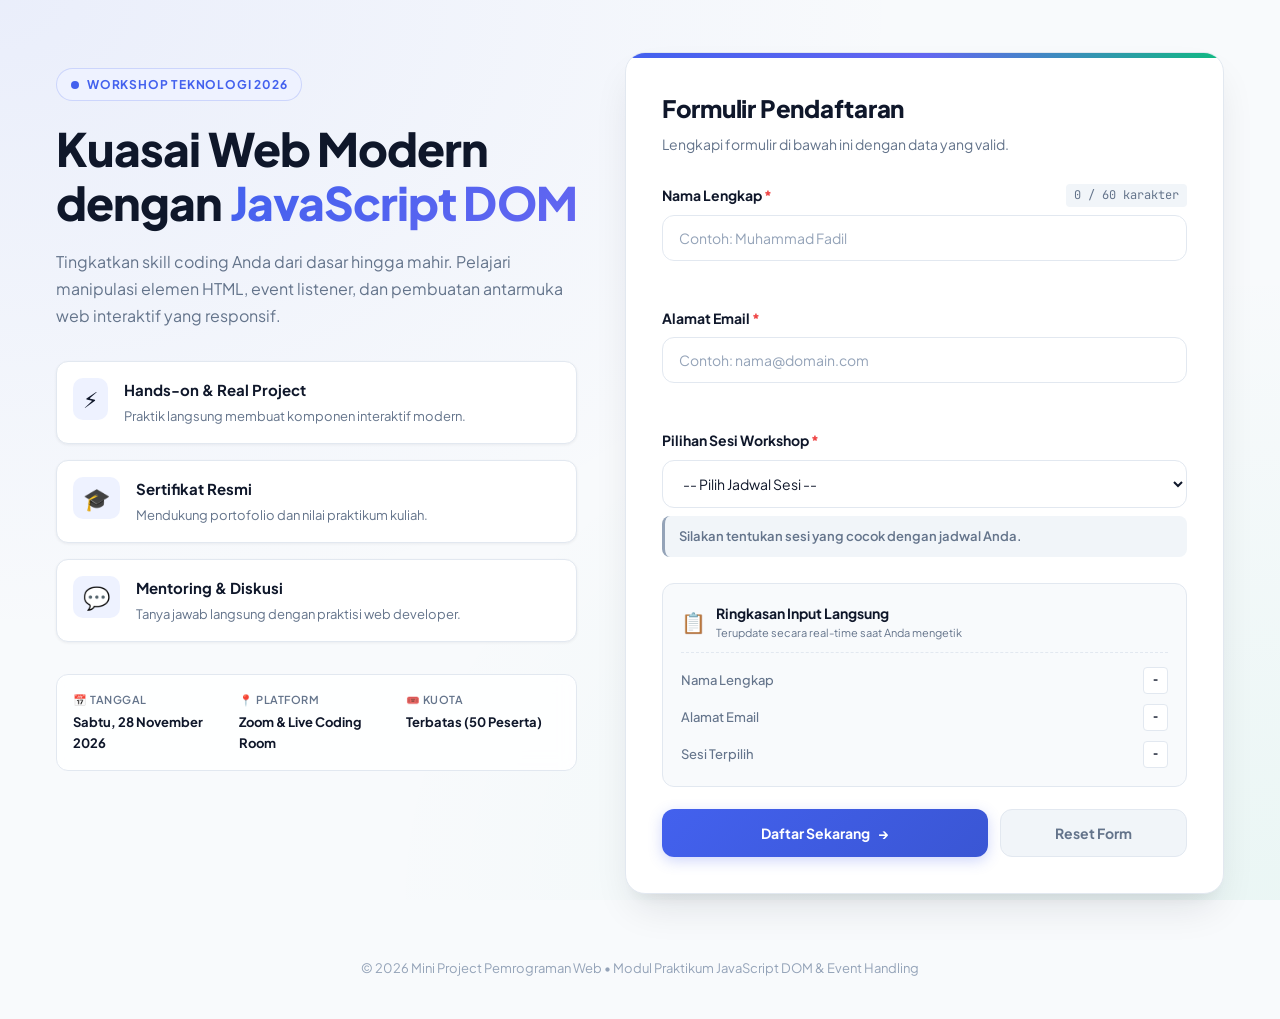
<file: Mini_projeck/index.html>
<!DOCTYPE html>
<html lang="id">

<head>
    <meta charset="UTF-8">
    <meta name="viewport" content="width=device-width, initial-scale=1.0">
    <meta name="description"
        content="Mini Project Form Pendaftaran Workshop - Pemrograman Web JavaScript DOM dan Event Handling">
    <title>Pendaftaran Workshop Web Development 2026</title>
    <!-- Google Fonts -->
    <link rel="preconnect" href="https://fonts.googleapis.com">
    <link rel="preconnect" href="https://fonts.gstatic.com" crossorigin>
    <link
        href="https://fonts.googleapis.com/css2?family=Plus+Jakarta+Sans:wght@400;500;600;700;800&family=JetBrains+Mono:wght@400;500&display=swap"
        rel="stylesheet">
    <link rel="stylesheet" href="style.css">
    <script src="script.js" defer></script>
</head>

<body>
    <div class="page-wrapper">
        <main class="layout">
            <section class="intro-section">
                <div class="tag-badge">
                    <span class="pulse-dot"></span>
                    WORKSHOP TEKNOLOGI 2026
                </div>

                <h1 class="main-title">Kuasai Web Modern dengan <span class="gradient-text">JavaScript DOM</span></h1>

                <p class="intro-desc">
                    Tingkatkan skill coding Anda dari dasar hingga mahir. Pelajari manipulasi elemen HTML, event
                    listener, dan pembuatan antarmuka web interaktif yang responsif.
                </p>

                <div class="benefits-grid">
                    <div class="benefit-card">
                        <span class="benefit-icon">⚡</span>
                        <div>
                            <h4>Hands-on & Real Project</h4>
                            <p>Praktik langsung membuat komponen interaktif modern.</p>
                        </div>
                    </div>
                    <div class="benefit-card">
                        <span class="benefit-icon">🎓</span>
                        <div>
                            <h4>Sertifikat Resmi</h4>
                            <p>Mendukung portofolio dan nilai praktikum kuliah.</p>
                        </div>
                    </div>
                    <div class="benefit-card">
                        <span class="benefit-icon">💬</span>
                        <div>
                            <h4>Mentoring & Diskusi</h4>
                            <p>Tanya jawab langsung dengan praktisi web developer.</p>
                        </div>
                    </div>
                </div>

                <div class="event-meta">
                    <div class="meta-item">
                        <span class="meta-label">📅 Tanggal</span>
                        <strong class="meta-val">Sabtu, 28 November 2026</strong>
                    </div>
                    <div class="meta-item">
                        <span class="meta-label">📍 Platform</span>
                        <strong class="meta-val">Zoom & Live Coding Room</strong>
                    </div>
                    <div class="meta-item">
                        <span class="meta-label">🎟️ Kuota</span>
                        <strong class="meta-val">Terbatas (50 Peserta)</strong>
                    </div>
                </div>
            </section>

            <section class="form-section">
                <div class="form-card">
                    <div class="form-header">
                        <h2>Formulir Pendaftaran</h2>
                        <p class="subtitle">Lengkapi formulir di bawah ini dengan data yang valid.</p>
                    </div>

                    <form id="formWorkshop" novalidate>
                        <div class="form-group" id="group-nama">
                            <div class="label-row">
                                <label for="nama">Nama Lengkap <span class="required">*</span></label>
                                <span id="hitungNama" class="char-counter">0 / 60 karakter</span>
                            </div>
                            <div class="input-wrapper">
                                <input id="nama" name="nama" type="text" maxlength="60"
                                    placeholder="Contoh: Muhammad Fadil" autocomplete="name">
                            </div>
                            <span class="field-feedback" id="feedback-nama"></span>
                        </div>

                        <div class="form-group" id="group-email">
                            <div class="label-row">
                                <label for="email">Alamat Email <span class="required">*</span></label>
                            </div>
                            <div class="input-wrapper">
                                <input id="email" name="email" type="email" placeholder="Contoh: nama@domain.com"
                                    autocomplete="email">
                            </div>
                            <span class="field-feedback" id="feedback-email"></span>
                        </div>

                        <div class="form-group" id="group-sesi">
                            <div class="label-row">
                                <label for="sesi">Pilihan Sesi Workshop <span class="required">*</span></label>
                            </div>
                            <div class="select-wrapper">
                                <select id="sesi" name="sesi">
                                    <option value="">-- Pilih Jadwal Sesi --</option>
                                    <option value="Sesi Pagi (09.00 - 11.30 WIB)">Sesi Pagi (09.00 - 11.30 WIB) — DOM &
                                        Selektor</option>
                                    <option value="Sesi Siang (13.00 - 15.30 WIB)">Sesi Siang (13.00 - 15.30 WIB) —
                                        Event Handling & Form</option>
                                    <option value="Sesi Malam (19.00 - 21.30 WIB)">Sesi Malam (19.00 - 21.30 WIB) — Mini
                                        Project Interaktif</option>
                                </select>
                            </div>
                            <div id="infoSesi" class="session-badge hint-text">
                                Silakan tentukan sesi yang cocok dengan jadwal Anda.
                            </div>
                        </div>

                        <div class="live-summary-card">
                            <div class="summary-header">
                                <span class="summary-icon">📋</span>
                                <div>
                                    <h3>Ringkasan Input Langsung</h3>
                                    <p class="summary-caption">Terupdate secara real-time saat Anda mengetik</p>
                                </div>
                            </div>
                            <div class="summary-content">
                                <div class="summary-row">
                                    <span class="summary-label">Nama Lengkap</span>
                                    <strong id="ringkasanNama" class="summary-val">-</strong>
                                </div>
                                <div class="summary-row">
                                    <span class="summary-label">Alamat Email</span>
                                    <strong id="ringkasanEmail" class="summary-val">-</strong>
                                </div>
                                <div class="summary-row">
                                    <span class="summary-label">Sesi Terpilih</span>
                                    <strong id="ringkasanSesi" class="summary-val">-</strong>
                                </div>
                            </div>
                        </div>

                        <div id="pesan" class="alert-message" aria-live="polite"></div>

                        <div class="form-actions">
                            <button type="submit" id="tombolSubmit" class="btn btn-primary">
                                <span>Daftar Sekarang</span>
                                <span class="btn-arrow">→</span>
                            </button>
                            <button type="reset" id="tombolReset" class="btn btn-secondary">
                                <span>Reset Form</span>
                            </button>
                        </div>
                    </form>
                </div>
            </section>
        </main>

        <footer class="page-footer">
            <p>© 2026 Mini Project Pemrograman Web • Modul Praktikum JavaScript DOM & Event Handling</p>
        </footer>
    </div>
</body>

</html>
</file>
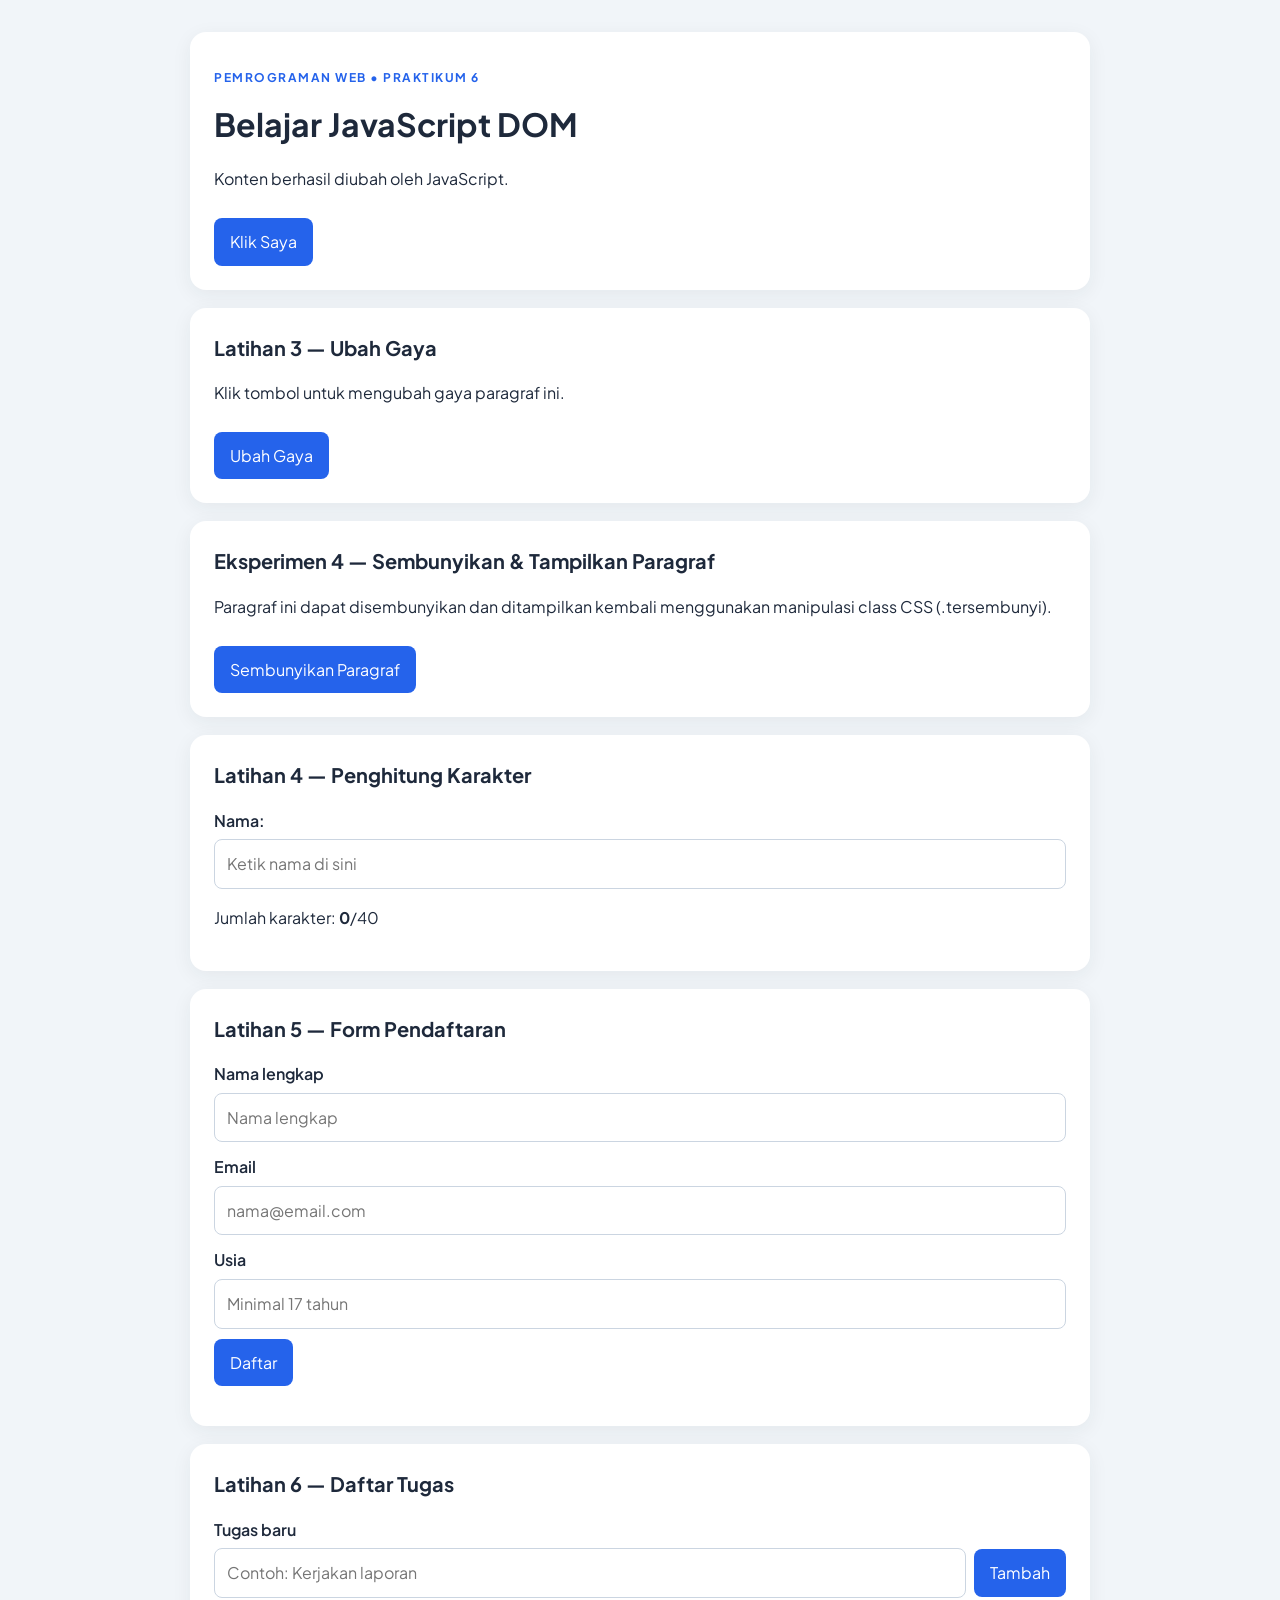
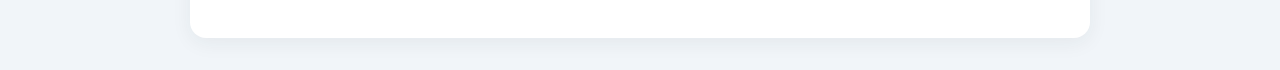
<file: Praktikum/index.html>
<!DOCTYPE html>
<html lang="id">

<head>
    <meta charset="UTF-8">
    <meta name="viewport" content="width=device-width, initial-scale=1.0">
    <title>Praktikum DOM dan Event Handling</title>
    <link rel="preconnect" href="https://fonts.googleapis.com">
    <link rel="preconnect" href="https://fonts.gstatic.com" crossorigin>
    <link href="https://fonts.googleapis.com/css2?family=Plus+Jakarta+Sans:wght@400;500;600;700;800&display=swap" rel="stylesheet">
    <link rel="stylesheet" href="style.css">
    <script src="script.js" defer></script>
</head>

<body>
    <main class="container">
        <header>
            <p class="eyebrow">PEMROGRAMAN WEB • PRAKTIKUM 6</p>
            <h1 id="judul">Latihan JavaScript DOM</h1>
            <p id="pesan">Belum ada tindakan.</p>
            <button id="tombolAksi" type="button">Klik Saya</button>
        </header>

        <section class="panel">
            <h2>Latihan 3 — Ubah Gaya</h2>
            <p id="teksGaya">Klik tombol untuk mengubah gaya paragraf ini.</p>
            <button id="tombolGaya" type="button">Ubah Gaya</button>
        </section>

        <section class="panel">
            <h2>Eksperimen 4 — Sembunyikan & Tampilkan Paragraf</h2>
            <p id="paragrafSembunyi">Paragraf ini dapat disembunyikan dan ditampilkan kembali menggunakan manipulasi class CSS (.tersembunyi).</p>
            <button id="tombolSembunyi" type="button">Sembunyikan Paragraf</button>
        </section>

        <section class="panel">
            <h2>Latihan 4 — Penghitung Karakter</h2>
            <label for="namaInput">Nama:</label>
            <input type="text" id="namaInput" maxlength="40" placeholder="Ketik nama di sini">
            <p>Jumlah karakter: <strong id="jumlahKarakter">0</strong>/40</p>
        </section>

        <section class="panel">
            <h2>Latihan 5 — Form Pendaftaran</h2>
            <form id="formPendaftaran" novalidate>
                <label for="nama">Nama lengkap</label>
                <input id="nama" name="nama" type="text" placeholder="Nama lengkap">

                <label for="email">Email</label>
                <input id="email" name="email" type="email" placeholder="nama@email.com">

                <label for="usia">Usia</label>
                <input id="usia" name="usia" type="number" min="17" max="100" placeholder="Minimal 17 tahun">

                <button type="submit">Daftar</button>
            </form>
            <p id="pesanForm" aria-live="polite"></p>
        </section>

        <section class="panel">
            <h2>Latihan 6 — Daftar Tugas</h2>
            <label for="inputTugas">Tugas baru</label>
            <div class="input-row">
                <input id="inputTugas" type="text" placeholder="Contoh: Kerjakan laporan">
                <button id="tambahTugas" type="button">Tambah</button>
            </div>
            <p id="pesanTugas" aria-live="polite"></p>
            <ul id="daftarTugas"></ul>
        </section>
    </main>
</body>

</html>
</file>
<file: Mini_projeck/style.css>
:root {
    --primary: #4361ee;
    --primary-hover: #3a56d4;
    --primary-light: #eef2ff;
    --primary-glow: rgba(67, 97, 238, 0.25);

    --bg-page: #f8fafc;
    --surface-card: #ffffff;
    --surface-secondary: #f1f5f9;
    --surface-border: #e2e8f0;

    --text-main: #0f172a;
    --text-muted: #64748b;
    --text-subtle: #94a3b8;

    --success: #10b981;
    --success-bg: #ecfdf5;
    --success-border: #a7f3d0;
    --success-text: #065f46;

    --danger: #ef4444;
    --danger-bg: #fef2f2;
    --danger-border: #fecaca;
    --danger-text: #991b1b;

    --warning: #f59e0b;
    --warning-bg: #fffbeb;

    --font-sans: 'Plus Jakarta Sans', system-ui, -apple-system, sans-serif;
    --font-mono: 'JetBrains Mono', monospace;
    --radius-sm: 8px;
    --radius-md: 12px;
    --radius-lg: 20px;
    --radius-full: 9999px;

    --shadow-sm: 0 1px 3px rgba(15, 23, 42, 0.06);
    --shadow-md: 0 10px 25px -5px rgba(15, 23, 42, 0.08), 0 8px 10px -6px rgba(15, 23, 42, 0.04);
    --shadow-xl: 0 20px 40px -10px rgba(15, 23, 42, 0.12), 0 12px 15px -8px rgba(15, 23, 42, 0.06);
    --shadow-glow: 0 0 20px var(--primary-glow);

    --transition: all 0.25s cubic-bezier(0.16, 1, 0.3, 1);
}

*,
*::before,
*::after {
    box-sizing: border-box;
    margin: 0;
    padding: 0;
}

body {
    font-family: var(--font-sans);
    background-color: var(--bg-page);
    color: var(--text-main);
    line-height: 1.6;
    min-height: 100vh;
    display: flex;
    flex-direction: column;
    background-image:
        radial-gradient(at 0% 0%, rgba(67, 97, 238, 0.08) 0px, transparent 50%),
        radial-gradient(at 100% 100%, rgba(16, 185, 129, 0.06) 0px, transparent 50%);
    background-attachment: fixed;
}

.page-wrapper {
    flex: 1;
    display: flex;
    flex-direction: column;
    padding: 32px 16px;
    max-width: 1200px;
    margin: 0 auto;
    width: 100%;
}


.layout {
    display: grid;
    grid-template-columns: 1fr 1.15fr;
    gap: 48px;
    align-items: start;
    margin-top: 20px;
    margin-bottom: 40px;
}


.intro-section {
    padding-top: 16px;
}

.tag-badge {
    display: inline-flex;
    align-items: center;
    gap: 8px;
    padding: 6px 14px;
    background: var(--primary-light);
    color: var(--primary);
    border: 1px solid rgba(67, 97, 238, 0.2);
    border-radius: var(--radius-full);
    font-size: 12px;
    font-weight: 700;
    letter-spacing: 0.8px;
    text-transform: uppercase;
    margin-bottom: 20px;
}

.pulse-dot {
    width: 8px;
    height: 8px;
    border-radius: 50%;
    background-color: var(--primary);
    box-shadow: 0 0 0 0 rgba(67, 97, 238, 0.6);
    animation: pulse 2s infinite;
}

@keyframes pulse {
    0% {
        transform: scale(0.95);
        box-shadow: 0 0 0 0 rgba(67, 97, 238, 0.7);
    }

    70% {
        transform: scale(1);
        box-shadow: 0 0 0 8px rgba(67, 97, 238, 0);
    }

    100% {
        transform: scale(0.95);
        box-shadow: 0 0 0 0 rgba(67, 97, 238, 0);
    }
}

.main-title {
    font-size: clamp(32px, 3.6vw, 46px);
    font-weight: 800;
    line-height: 1.18;
    color: var(--text-main);
    letter-spacing: -0.02em;
    margin-bottom: 18px;
}

.gradient-text {
    background: linear-gradient(135deg, var(--primary) 0%, #6366f1 100%);
    -webkit-background-clip: text;
    background-clip: text;
    -webkit-text-fill-color: transparent;
}

.intro-desc {
    color: var(--text-muted);
    font-size: 16px;
    line-height: 1.7;
    margin-bottom: 32px;
}

.benefits-grid {
    display: flex;
    flex-direction: column;
    gap: 16px;
    margin-bottom: 32px;
}

.benefit-card {
    display: flex;
    align-items: flex-start;
    gap: 16px;
    padding: 16px;
    background: var(--surface-card);
    border: 1px solid var(--surface-border);
    border-radius: var(--radius-md);
    box-shadow: var(--shadow-sm);
    transition: var(--transition);
}

.benefit-card:hover {
    transform: translateY(-2px);
    box-shadow: var(--shadow-md);
    border-color: rgba(67, 97, 238, 0.3);
}

.benefit-icon {
    font-size: 22px;
    line-height: 1;
    background: var(--primary-light);
    padding: 10px;
    border-radius: 10px;
}

.benefit-card h4 {
    font-size: 15px;
    font-weight: 700;
    color: var(--text-main);
    margin-bottom: 4px;
}

.benefit-card p {
    font-size: 13px;
    color: var(--text-muted);
}

.event-meta {
    display: grid;
    grid-template-columns: repeat(3, 1fr);
    gap: 12px;
    padding: 16px;
    background: rgba(255, 255, 255, 0.85);
    border: 1px solid var(--surface-border);
    border-radius: var(--radius-md);
    backdrop-filter: blur(8px);
}

.meta-item {
    display: flex;
    flex-direction: column;
    gap: 4px;
}

.meta-label {
    font-size: 11px;
    font-weight: 600;
    color: var(--text-muted);
    text-transform: uppercase;
    letter-spacing: 0.5px;
}

.meta-val {
    font-size: 13px;
    font-weight: 700;
    color: var(--text-main);
}

/* ==========================================================================
   KOLOM KANAN: FORM CARD
   ========================================================================== */

.form-card {
    background: var(--surface-card);
    border: 1px solid var(--surface-border);
    border-radius: var(--radius-lg);
    padding: 36px;
    box-shadow: var(--shadow-xl);
    position: relative;
    overflow: hidden;
}

.form-card::before {
    content: '';
    position: absolute;
    top: 0;
    left: 0;
    right: 0;
    height: 5px;
    background: linear-gradient(90deg, var(--primary) 0%, #6366f1 50%, var(--success) 100%);
}

.form-header {
    margin-bottom: 28px;
}

.form-header h2 {
    font-size: 24px;
    font-weight: 800;
    letter-spacing: -0.01em;
    color: var(--text-main);
    margin-bottom: 6px;
}

.subtitle {
    font-size: 14px;
    color: var(--text-muted);
}

/* ==========================================================================
   FORM INPUTS & LABELS
   ========================================================================== */

.form-group {
    margin-bottom: 22px;
    position: relative;
}

.label-row {
    display: flex;
    justify-content: space-between;
    align-items: center;
    margin-bottom: 8px;
}

label {
    font-size: 14px;
    font-weight: 700;
    color: var(--text-main);
}

.required {
    color: var(--danger);
    font-weight: 800;
}

.char-counter {
    font-size: 12px;
    font-family: var(--font-mono);
    color: var(--text-muted);
    background: var(--surface-secondary);
    padding: 2px 8px;
    border-radius: 4px;
    transition: var(--transition);
}

.char-counter.warning {
    color: var(--warning);
    font-weight: 700;
}

.char-counter.limit {
    color: var(--danger);
    font-weight: 700;
}

.input-wrapper,
.select-wrapper {
    position: relative;
}

input,
select {
    width: 100%;
    padding: 13px 16px;
    font-family: var(--font-sans);
    font-size: 14px;
    color: var(--text-main);
    background: #ffffff;
    border: 1.5px solid var(--surface-border);
    border-radius: var(--radius-md);
    outline: none;
    transition: var(--transition);
}

input::placeholder {
    color: var(--text-subtle);
}

input:focus,
select:focus {
    border-color: var(--primary);
    box-shadow: 0 0 0 4px var(--primary-light);
}

/* Validation State Classes */
.form-group.has-error input,
.form-group.has-error select {
    border-color: var(--danger);
    background-color: #fffbfa;
}

.form-group.has-error input:focus,
.form-group.has-error select:focus {
    box-shadow: 0 0 0 4px var(--danger-bg);
}

.form-group.has-success input,
.form-group.has-success select {
    border-color: var(--success);
}

.form-group.has-success input:focus,
.form-group.has-success select:focus {
    box-shadow: 0 0 0 4px var(--success-bg);
}

.field-feedback {
    display: block;
    font-size: 12px;
    font-weight: 600;
    margin-top: 6px;
    min-height: 18px;
    color: var(--danger);
}

.session-badge {
    margin-top: 8px;
    padding: 10px 14px;
    border-radius: var(--radius-sm);
    font-size: 13px;
    font-weight: 600;
    transition: var(--transition);
}

.hint-text {
    background: var(--surface-secondary);
    color: var(--text-muted);
    border-left: 3px solid var(--text-subtle);
}

.session-badge.selected {
    background: var(--primary-light);
    color: var(--primary);
    border-left: 3px solid var(--primary);
}

/* ==========================================================================
   LIVE SUMMARY CARD
   ========================================================================== */

.live-summary-card {
    background: #f8fafc;
    border: 1px solid var(--surface-border);
    border-radius: var(--radius-md);
    padding: 18px;
    margin-top: 26px;
    margin-bottom: 22px;
    transition: var(--transition);
}

.summary-header {
    display: flex;
    align-items: center;
    gap: 10px;
    margin-bottom: 14px;
    padding-bottom: 10px;
    border-bottom: 1px dashed var(--surface-border);
}

.summary-icon {
    font-size: 20px;
}

.summary-header h3 {
    font-size: 14px;
    font-weight: 700;
    color: var(--text-main);
}

.summary-caption {
    font-size: 11px;
    color: var(--text-muted);
}

.summary-content {
    display: flex;
    flex-direction: column;
    gap: 10px;
}

.summary-row {
    display: flex;
    justify-content: space-between;
    align-items: center;
    font-size: 13px;
    gap: 12px;
}

.summary-label {
    color: var(--text-muted);
    font-weight: 500;
}

.summary-val {
    color: var(--text-main);
    font-weight: 700;
    text-align: right;
    word-break: break-word;
    font-family: var(--font-mono);
    font-size: 12px;
    background: #ffffff;
    padding: 3px 8px;
    border-radius: 4px;
    border: 1px solid var(--surface-border);
}

/* ==========================================================================
   ALERT MESSAGES (SUCCESS & ERROR)
   ========================================================================== */

.alert-message {
    border-radius: var(--radius-md);
    font-size: 14px;
    font-weight: 600;
    line-height: 1.5;
    margin-bottom: 22px;
    display: none;
    animation: fadeIn 0.3s ease;
}

@keyframes fadeIn {
    from {
        opacity: 0;
        transform: translateY(-6px);
    }

    to {
        opacity: 1;
        transform: translateY(0);
    }
}

.alert-message.error {
    display: block;
    background: var(--danger-bg);
    color: var(--danger-text);
    border: 1px solid var(--danger-border);
    padding: 14px 16px;
}

.alert-message.success {
    display: block;
    background: var(--success-bg);
    color: var(--success-text);
    border: 1px solid var(--success-border);
    padding: 16px;
}

.alert-message.success h4 {
    font-size: 15px;
    font-weight: 800;
    margin-bottom: 4px;
    display: flex;
    align-items: center;
    gap: 8px;
}

.alert-message.success p {
    font-size: 13px;
    font-weight: 500;
}

/* ==========================================================================
   BUTTONS & ACTIONS
   ========================================================================== */

.form-actions {
    display: flex;
    gap: 12px;
}

.btn {
    display: inline-flex;
    align-items: center;
    justify-content: center;
    gap: 8px;
    padding: 14px 22px;
    font-family: var(--font-sans);
    font-size: 14px;
    font-weight: 700;
    border-radius: var(--radius-md);
    cursor: pointer;
    border: none;
    transition: var(--transition);
}

.btn:active {
    transform: scale(0.98);
}

.btn-primary {
    background: linear-gradient(135deg, var(--primary) 0%, #3a56d4 100%);
    color: #ffffff;
    flex: 2;
    box-shadow: 0 4px 14px var(--primary-glow);
}

.btn-primary:hover {
    background: linear-gradient(135deg, var(--primary-hover) 0%, #2f4abf 100%);
    box-shadow: 0 6px 20px var(--primary-glow);
    transform: translateY(-1px);
}

.btn-arrow {
    transition: transform 0.2s ease;
}

.btn-primary:hover .btn-arrow {
    transform: translateX(4px);
}

.btn-secondary {
    background: var(--surface-secondary);
    color: var(--text-muted);
    border: 1px solid var(--surface-border);
    flex: 1;
}

.btn-secondary:hover {
    background: #e2e8f0;
    color: var(--text-main);
}

/* ==========================================================================
   FOOTER
   ========================================================================== */

.page-footer {
    text-align: center;
    padding: 24px 16px 8px;
    color: var(--text-subtle);
    font-size: 13px;
}

/* ==========================================================================
   RESPONSIVE DESIGN (TABLET & MOBILE)
   ========================================================================== */

@media (max-width: 960px) {
    .layout {
        grid-template-columns: 1fr;
        gap: 36px;
    }

    .intro-section {
        padding-top: 0;
    }

    .form-card {
        padding: 28px;
    }
}

@media (max-width: 600px) {
    .page-wrapper {
        padding: 16px 12px;
    }

    .main-title {
        font-size: 28px;
    }

    .event-meta {
        grid-template-columns: 1fr;
        gap: 8px;
    }

    .form-card {
        padding: 20px;
        border-radius: var(--radius-md);
    }

    .form-actions {
        flex-direction: column;
    }

    .btn {
        width: 100%;
    }
}
</file>
<file: Praktikum/style.css>
* {
    box-sizing: border-box;
}

body {
    margin: 0;
    font-family: 'Plus Jakarta Sans', Arial, sans-serif;
    background: #f1f5f9;
    color: #1e293b;
    line-height: 1.6;
}

.container {
    width: min(900px, 92%);
    margin: 32px auto;
}

header,
.panel {
    background: white;
    padding: 24px;
    border-radius: 16px;
    margin-bottom: 18px;
    box-shadow: 0 5px 20px #1f293710;
}

.eyebrow {
    color: #2563eb;
    font-size: 12px;
    font-weight: bold;
    letter-spacing: 1.5px;
}

h1 {
    margin: 8px 0;
}

h2 {
    margin-top: 0;
    font-size: 20px;
}

label {
    display: block;
    font-weight: 600;
    margin: 12px 0 6px;
}

input {
    width: 100%;
    padding: 11px 12px;
    border: 1px solid #cbd5e1;
    border-radius: 8px;
    font: inherit;
}

button {
    border: 0;
    border-radius: 8px;
    background: #2563eb;
    color: white;
    padding: 11px 16px;
    cursor: pointer;
    font: inherit;
    margin-top: 10px;
}

button:hover {
    background: #1d4ed8;
}

.highlight {
    color: #173f75;
    background: #e6f1ff;
    border-left: 4px solid #3478c8;
    padding: 12px;
    border-radius: 4px;
}

.teks-besar {
    font-size: 1.4rem;
}

.tersembunyi {
    display: none !important;
}

.input-row {
    display: flex;
    gap: 8px;
    align-items: center;
}

.input-row button {
    margin-top: 0;
    white-space: nowrap;
}

#pesanForm,
#pesanTugas {
    font-weight: 600;
}

.sukses {
    color: #15803d;
}

.error {
    color: #b91c1c;
}

#daftarTugas {
    list-style: none;
    padding: 0;
    margin: 16px 0 0;
}

li {
    display: flex;
    align-items: center;
    justify-content: space-between;
    gap: 12px;
    padding: 12px 14px;
    background: #f8fafc;
    border: 1px solid #e2e8f0;
    border-radius: 8px;
    margin: 10px 0;
}

li span {
    flex: 1;
    word-break: break-word;
}

li.selesai span {
    text-decoration: line-through;
    color: #94a3b8;
}

li button {
    margin: 0;
    padding: 6px 12px;
    font-size: 13px;
    border-radius: 6px;
}

li button:last-child {
    background: #ef4444;
}

li button:last-child:hover {
    background: #dc2626;
}

@media (max-width: 600px) {
    .container {
        margin: 16px auto;
    }

    header,
    .panel {
        padding: 18px;
    }

    .input-row {
        flex-direction: column;
        align-items: stretch;
    }

    .input-row button {
        width: 100%;
    }
}
</file>
